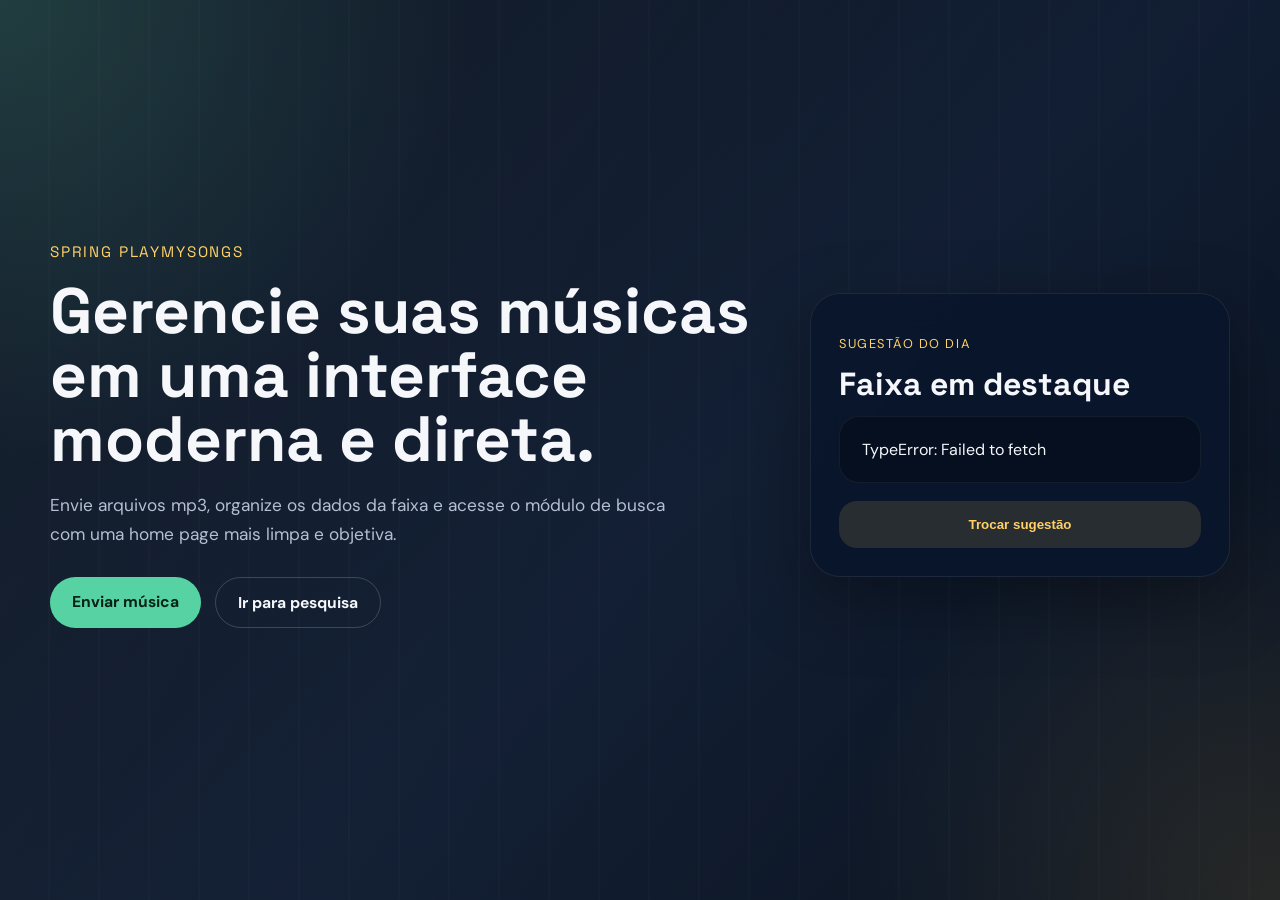
<file: src/main/resources/static/index.html>
<!DOCTYPE html>
<html lang="pt-BR">
<head>
    <meta charset="UTF-8">
    <meta name="viewport" content="width=device-width, initial-scale=1.0">
    <title>Spring PlayMySongs</title>
    <link rel="stylesheet" href="css/style.css">
    <script src="js/indexController.js" defer></script>
</head>
<body onload="trocarSugestao()">
<section class="hero hero--home">
    <div class="hero__overlay"></div>

    <header class="topbar home-topbar">
        <div class="home-topbar__content">
            <p class="brand">Spring PlayMySongs</p>
            <h1>Gerencie suas músicas em uma interface moderna e direta.</h1>
            <p class="subtitle">
                Envie arquivos mp3, organize os dados da faixa e acesse o módulo de busca com uma home page mais limpa e objetiva.
            </p>

            <div class="hero__actions">
                <a class="btn btn--primary" href="cadastroMusica.html">Enviar música</a>
                <a class="btn btn--secondary" href="pesquisa.html">Ir para pesquisa</a>
            </div>
        </div>

        <aside class="home-suggestion">
            <p class="eyebrow">Sugestão do dia</p>
            <h2>Faixa em destaque</h2>
            <div id="musica-sugerida" class="suggestion-box home-suggestion__box"></div>
            <button class="card__button home-suggestion__button" type="button" onclick="trocarSugestao()">
                Trocar sugestão
            </button>
        </aside>
    </header>
</section>
</body>
</html>
</file>
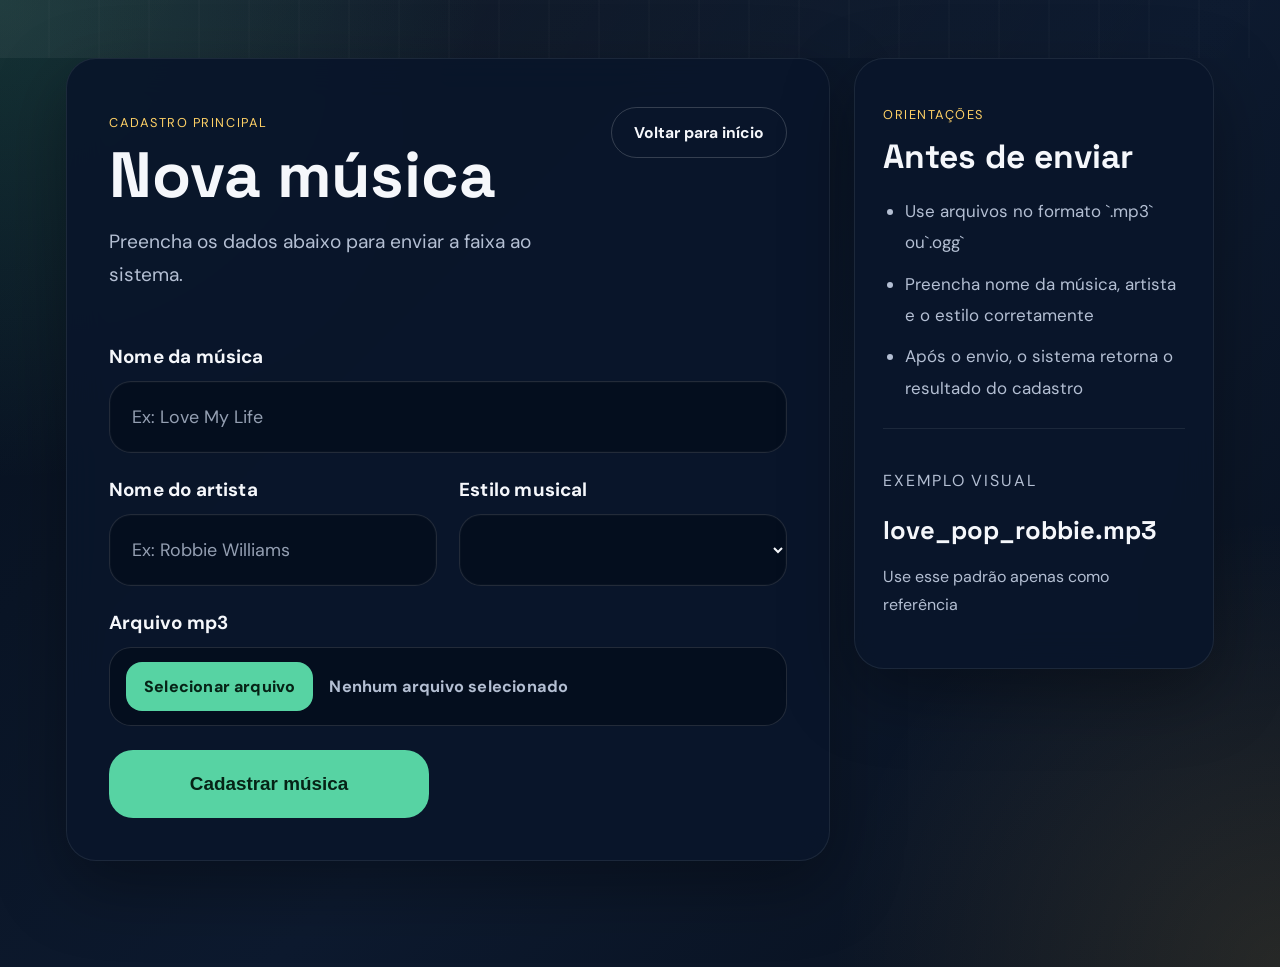
<file: src/main/resources/static/cadastroMusica.html>
<!DOCTYPE html>
<html lang="pt-BR">
<head>
    <meta charset="UTF-8">
    <meta name="viewport" content="width=device-width, initial-scale=1.0">
    <title>Cadastro de Músicas</title>
    <link rel="stylesheet" href="css/style.css">
    <script src="js/cadastroController.js" defer></script>
</head>
<body onload="carregarEstilos()">
<section class="hero hero--compact">
    <div class="hero__overlay"></div>
</section>

<main class="content">
    <section class="cadastro-shell">
        <article class="cadastro-main">
            <div class="cadastro-main__header cadastro-main__header--row">
                <div>
                    <p class="eyebrow">Cadastro principal</p>
                    <h2>Nova música</h2>
                    <p class="cadastro-main__text">
                        Preencha os dados abaixo para enviar a faixa ao sistema.
                    </p>
                </div>

                <a class="btn btn--secondary cadastro-main__back" href="index.html">Voltar para início</a>
            </div>

            <form class="music-form music-form--spotlight" method="post" enctype="multipart/form-data">
                <div class="music-form__group">
                    <label for="nomeMusica">Nome da música</label>
                    <input type="text" id="nomeMusica" name="nomeMusica" placeholder="Ex: Love My Life" required>
                </div>

                <div class="music-form__row">
                    <div class="music-form__group">
                        <label for="nomeAutor">Nome do artista</label>
                        <input type="text" id="nomeAutor" name="nomeAutor" placeholder="Ex: Robbie Williams" required>
                    </div>

                    <div class="music-form__group">
                        <label for="estilo">Estilo musical</label>
                        <select id="estilo" name="estilo" required>
                        </select>
                    </div>
                </div>

                <div class="music-form__group">
                    <label for="file">Arquivo mp3</label>

                    <label for="file" class="file-upload">
                        <span class="file-upload__button">Selecionar arquivo</span>
                        <span class="file-upload__text" id="file-name">Nenhum arquivo selecionado</span>
                    </label>

                    <input type="file" id="file" name="file" accept=".mp3,audio/mpeg" required onchange="mostrarNomeArquivo()">
                </div>

                <div class="music-form__actions">
                    <button class="btn btn--primary btn--big" type="button" onclick="cadastrarMusica()">
                        Cadastrar música
                    </button>
                </div>
            </form>

            <div id="mensagem-feedback" class="suggestion-box feedback-box" style="display: none;"></div>
        </article>

        <aside class="cadastro-side">
            <section class="cadastro-side__section">
                <p class="eyebrow">Orientações</p>
                <h2>Antes de enviar</h2>
                <ul class="feature-list cadastro-side__list">
                    <li>Use arquivos no formato `.mp3` ou`.ogg`</li>
                    <li>Preencha nome da música, artista e o estilo corretamente</li>
                    <li>Após o envio, o sistema retorna o resultado do cadastro</li>
                </ul>
            </section>

            <section class="cadastro-side__section cadastro-side__section--example">
                <p class="eyebrow">Exemplo visual</p>
                <h3>love_pop_robbie.mp3</h3>
                <p>Use esse padrão apenas como referência</p>
            </section>
        </aside>
    </section>
</main>
</body>
</html>
</file>
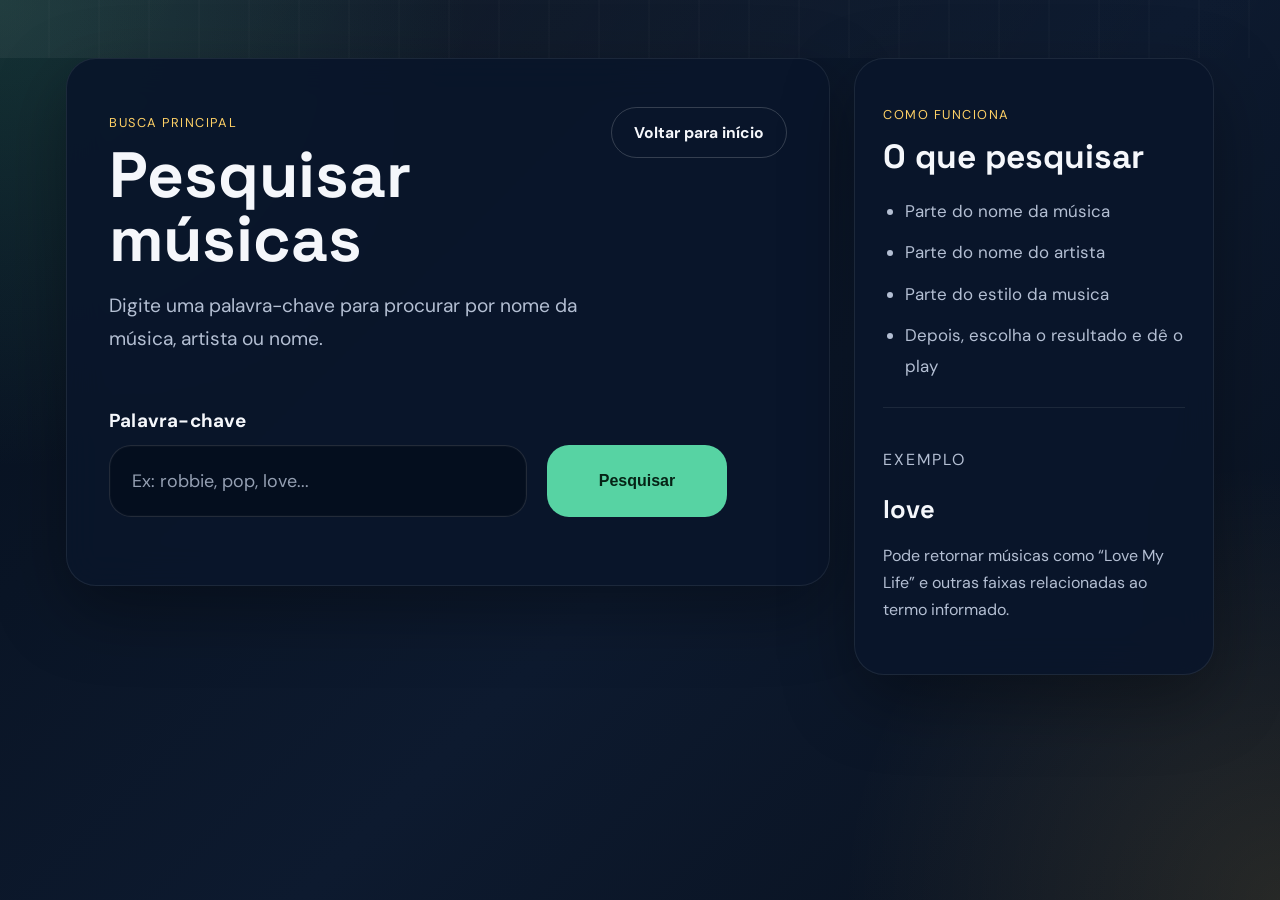
<file: src/main/resources/static/pesquisa.html>
<!DOCTYPE html>
<html lang="pt-BR">
<head>
    <meta charset="UTF-8">
    <meta name="viewport" content="width=device-width, initial-scale=1.0">
    <title>Pesquisa de Músicas</title>
    <link rel="stylesheet" href="css/style.css">
    <script src="js/pesquisaController.js" defer></script>
</head>
<body>
<section class="hero hero--compact">
    <div class="hero__overlay"></div>
</section>

<main class="content">
    <section class="pesquisa-shell">
        <article class="pesquisa-main">
            <div class="cadastro-main__header cadastro-main__header--row">
                <div>
                    <p class="eyebrow">Busca principal</p>
                    <h2>Pesquisar músicas</h2>
                    <p class="pesquisa-main__text">
                        Digite uma palavra-chave para procurar por nome da música, artista ou nome.
                    </p>
                </div>

                <a class="btn btn--secondary cadastro-main__back" href="index.html">Voltar para início</a>
            </div>

            <form class="search-form">
                <div class="search-form__row">
                    <div class="search-form__group">
                        <label for="palavraChave">Palavra-chave</label>
                        <input
                                type="text"
                                id="palavraChave"
                                name="palavraChave"
                                placeholder="Ex: robbie, pop, love..."
                                required
                        >
                    </div>

                    <div class="search-form__actions">
                        <button type="button" class="btn btn--primary search-form__button" onclick="pesquisarMusicas()">
                            Pesquisar
                        </button>
                    </div>
                </div>
            </form>

            <div id="pesquisa-feedback" class="suggestion-box feedback-box" style="display: none;"></div>
            <div id="resultado" class="results-grid"></div>
        </article>

        <aside class="pesquisa-side">
            <section class="pesquisa-side__section">
                <p class="eyebrow">Como funciona</p>
                <h2>O que pesquisar</h2>
                <ul class="feature-list pesquisa-side__list">
                    <li>Parte do nome da música</li>
                    <li>Parte do nome do artista</li>
                    <li>Parte do estilo da musica</li>
                    <li>Depois, escolha o resultado e dê o play</li>
                </ul>
            </section>

            <section class="pesquisa-side__section pesquisa-side__section--example">
                <p class="eyebrow">Exemplo</p>
                <h3>love</h3>
                <p>Pode retornar músicas como “Love My Life” e outras faixas relacionadas ao termo informado.</p>
            </section>
        </aside>
    </section>
</main>
</body>
</html>
</file>
<file: src/main/resources/static/css/style.css>
@import url('https://fonts.googleapis.com/css2?family=Space+Grotesk:wght@400;500;700&family=DM+Sans:wght@400;500;700&display=swap');

:root {
    --bg: #081120;
    --surface: rgba(14, 25, 44, 0.78);
    --surface-border: rgba(255, 255, 255, 0.08);
    --text: #f5f7fb;
    --muted: #b4bfd3;
    --primary: #57d3a3;
    --accent: #ffd166;
    --shadow: 0 20px 60px rgba(0, 0, 0, 0.35);
}

* {
    box-sizing: border-box;
}

html {
    scroll-behavior: smooth;
}

body {
    margin: 0;
    min-height: 100vh;
    font-family: 'DM Sans', sans-serif;
    color: var(--text);
    background:
            radial-gradient(circle at top left, rgba(87, 211, 163, 0.18), transparent 30%),
            radial-gradient(circle at bottom right, rgba(255, 209, 102, 0.12), transparent 28%),
            linear-gradient(135deg, #07101d 0%, #0d1a2f 55%, #09111e 100%);
}

h1,
h2,
h3,
.brand {
    margin-top: 0;
    font-family: 'Space Grotesk', sans-serif;
}

a {
    text-decoration: none;
}

.hero {
    position: relative;
    padding: 40px 24px 70px;
    overflow: hidden;
}

.hero--compact {
    padding-bottom: 18px;
}

.hero--home {
    min-height: 100vh;
    display: flex;
    align-items: center;
}

.hero__overlay {
    position: absolute;
    inset: 0;
    background:
            linear-gradient(120deg, rgba(255, 255, 255, 0.05), transparent),
            repeating-linear-gradient(
                    90deg,
                    transparent 0,
                    transparent 48px,
                    rgba(255, 255, 255, 0.03) 49px,
                    transparent 50px
            );
    pointer-events: none;
}

.topbar,
.content {
    width: min(1180px, calc(100% - 24px));
    margin: 0 auto;
    position: relative;
    z-index: 1;
}

.topbar {
    display: grid;
    gap: 28px;
    align-items: center;
}

.topbar--single {
    grid-template-columns: 1fr;
    min-height: auto;
}

.brand {
    color: var(--accent);
    font-size: 0.95rem;
    letter-spacing: 0.12em;
    text-transform: uppercase;
    margin-bottom: 18px;
}

h1 {
    font-size: clamp(2.4rem, 5vw, 4.8rem);
    line-height: 1;
    max-width: 760px;
    margin-bottom: 20px;
}

.subtitle {
    max-width: 620px;
    font-size: 1.08rem;
    line-height: 1.7;
    color: var(--muted);
}

.hero__actions {
    display: flex;
    flex-wrap: wrap;
    gap: 14px;
    margin-top: 28px;
}

.btn {
    border: 0;
    border-radius: 999px;
    padding: 14px 22px;
    font-weight: 700;
    font-size: 0.98rem;
    cursor: pointer;
    transition: transform 0.2s ease, opacity 0.2s ease, background 0.2s ease;
}

.btn:hover {
    transform: translateY(-2px);
}

.btn--primary {
    background: var(--primary);
    color: #062316;
}

.btn--secondary {
    background: transparent;
    color: var(--text);
    border: 1px solid rgba(255, 255, 255, 0.18);
}

.badge,
.eyebrow {
    display: inline-block;
    margin-bottom: 12px;
    color: var(--accent);
    font-size: 0.8rem;
    text-transform: uppercase;
    letter-spacing: 0.12em;
}

.content {
    padding-bottom: 50px;
}

.suggestion-box {
    margin-top: 16px;
    padding: 22px;
    border-radius: 20px;
    background: rgba(255, 255, 255, 0.04);
    border: 1px solid rgba(255, 255, 255, 0.06);
}

.suggestion-box h3 {
    margin-bottom: 8px;
    font-size: 1.4rem;
}

.feature-list {
    padding-left: 18px;
    margin: 12px 0 0;
}

.feature-list li,
.suggestion-box p {
    color: var(--muted);
    line-height: 1.8;
}

.feature-list li + li {
    margin-top: 10px;
}

/* HOME */

.home-topbar {
    grid-template-columns: minmax(0, 1.2fr) 420px;
    min-height: auto;
}

.home-topbar__content h1 {
    max-width: 760px;
}

.home-suggestion {
    background: rgba(9, 22, 43, 0.9);
    border: 1px solid rgba(255, 255, 255, 0.08);
    border-radius: 30px;
    padding: 28px;
    box-shadow: 0 24px 70px rgba(0, 0, 0, 0.34);
    backdrop-filter: blur(18px);
}

.home-suggestion h2 {
    font-size: 2rem;
    margin-bottom: 12px;
}

.home-suggestion__box {
    margin-top: 0;
    background: rgba(5, 15, 31, 0.82);
}

.home-suggestion__button {
    width: 100%;
    margin-top: 18px;
    border: 0;
    border-radius: 18px;
    padding: 16px 18px;
    background: rgba(255, 209, 102, 0.12);
    color: var(--accent);
    font-weight: 700;
    cursor: pointer;
}

/* CADASTRO */

.cadastro-topbar {
    min-height: auto;
    padding-bottom: 0;
}

.cadastro-topbar--minimal {
    display: flex;
    align-items: center;
}

.cadastro-topbar__actions {
    display: flex;
    justify-content: flex-start;
}

.cadastro-shell {
    width: min(1280px, calc(100% - 32px));
    margin: 0 auto 56px;
    display: grid;
    grid-template-columns: minmax(0, 1.45fr) 360px;
    gap: 24px;
    align-items: start;
    position: relative;
    z-index: 2;
}

.cadastro-main,
.cadastro-side,
.pesquisa-main,
.pesquisa-side {
    background: rgba(9, 22, 43, 0.9);
    border: 1px solid rgba(255, 255, 255, 0.08);
    box-shadow: 0 24px 70px rgba(0, 0, 0, 0.34);
    backdrop-filter: blur(18px);
}

.cadastro-main,
.pesquisa-main {
    border-radius: 30px;
    padding: 42px;
}

.cadastro-side,
.pesquisa-side {
    border-radius: 30px;
    padding: 30px 28px;
    display: flex;
    flex-direction: column;
    gap: 20px;
    position: sticky;
    top: 24px;
}

.cadastro-main__header h2,
.pesquisa-main__header h2 {
    font-size: clamp(2.8rem, 5vw, 4.1rem);
    margin-bottom: 12px;
    line-height: 1;
}

.cadastro-main__text,
.pesquisa-main__text {
    max-width: 760px;
    color: var(--muted);
    font-size: 1.2rem;
    line-height: 1.7;
}

.music-form--spotlight,
.search-form {
    margin-top: 34px;
}

.music-form__row {
    display: grid;
    grid-template-columns: repeat(2, minmax(0, 1fr));
    gap: 22px;
}

.music-form__group,
.search-form__group {
    display: flex;
    flex-direction: column;
    gap: 12px;
    margin-bottom: 24px;
}

.search-form__row .search-form__group {
    margin-bottom: 0;
}

.music-form__group label,
.search-form__group label {
    color: var(--text);
    font-size: 1.18rem;
    font-weight: 700;
    letter-spacing: 0.01em;
}

.music-form__group input,
.music-form__group select,
.search-form__group input {
    width: 100%;
    min-height: 72px;
    padding: 20px 22px;
    border: 1px solid rgba(255, 255, 255, 0.12);
    border-radius: 22px;
    background: rgba(5, 15, 31, 0.98);
    color: var(--text);
    font: inherit;
    font-size: 1.12rem;
    outline: none;
    box-shadow: inset 0 0 0 1px rgba(255, 255, 255, 0.02);
    transition: border-color 0.2s ease, transform 0.2s ease, box-shadow 0.2s ease, background 0.2s ease;
}

.music-form__group input::placeholder,
.search-form__group input::placeholder {
    color: rgba(180, 191, 211, 0.82);
}

.music-form__group input:focus,
.music-form__group select:focus,
.search-form__group input:focus {
    border-color: var(--primary);
    background: rgba(9, 24, 46, 0.98);
    transform: translateY(-1px);
    box-shadow: 0 0 0 4px rgba(87, 211, 163, 0.14);
}

.music-form__group input[type="file"] {
    display: none;
}

.file-upload {
    min-height: 76px;
    padding: 14px 16px;
    border: 1px solid rgba(255, 255, 255, 0.12);
    border-radius: 22px;
    background: rgba(5, 15, 31, 0.98);
    display: flex;
    align-items: center;
    gap: 16px;
    cursor: pointer;
    transition: border-color 0.2s ease, transform 0.2s ease, box-shadow 0.2s ease, background 0.2s ease;
}

.file-upload:hover {
    border-color: var(--primary);
    background: rgba(9, 24, 46, 0.98);
    transform: translateY(-1px);
    box-shadow: 0 0 0 4px rgba(87, 211, 163, 0.1);
}

.file-upload__button {
    background: var(--primary);
    color: #062316;
    font-size: 1rem;
    font-weight: 800;
    padding: 14px 18px;
    border-radius: 16px;
    white-space: nowrap;
}

.file-upload__text {
    color: var(--muted);
    font-size: 1.02rem;
    overflow: hidden;
    text-overflow: ellipsis;
    white-space: nowrap;
}

.music-form__actions,
.search-form__actions {
    margin-top: 14px;
}

.btn--big {
    min-width: 320px;
    min-height: 68px;
    border-radius: 24px;
    font-size: 1.18rem;
}

.feedback-box {
    margin-top: 28px;
    padding: 24px;
    background: rgba(6, 17, 34, 0.88);
    border: 1px solid rgba(255, 255, 255, 0.08);
}

.cadastro-side__section,
.pesquisa-side__section {
    padding: 4px 0;
}

.cadastro-side__section + .cadastro-side__section,
.pesquisa-side__section + .pesquisa-side__section {
    border-top: 1px solid rgba(255, 255, 255, 0.08);
    padding-top: 22px;
}

.cadastro-side__section h2,
.pesquisa-side__section h2 {
    font-size: 2.1rem;
    margin: 0 0 18px;
}

.cadastro-side__section h3,
.pesquisa-side__section h3 {
    font-size: 1.6rem;
    line-height: 1.3;
    margin: 8px 0 10px;
}

.cadastro-side__list,
.pesquisa-side__list {
    padding-left: 22px;
    margin: 0;
}

.cadastro-side__list li,
.pesquisa-side__list li {
    color: var(--muted);
    font-size: 1.06rem;
    line-height: 1.85;
}

.cadastro-side__section--example p,
.pesquisa-side__section--example p {
    color: var(--muted);
    font-size: 1rem;
    line-height: 1.7;
}

/* PESQUISA */

.pesquisa-shell {
    width: min(1280px, calc(100% - 32px));
    margin: 0 auto 56px;
    display: grid;
    grid-template-columns: minmax(0, 1.45fr) 360px;
    gap: 24px;
    align-items: start;
    position: relative;
    z-index: 2;
}

.search-form__row {
    display: grid;
    grid-template-columns: minmax(0, 1fr) 240px;
    gap: 20px;
    align-items: end;
}

.results-grid {
    display: grid;
    gap: 18px;
    margin-top: 26px;
}

.music-result {
    display: grid;
    gap: 18px;
    padding: 24px;
    background: rgba(6, 17, 34, 0.88);
    border: 1px solid rgba(255, 255, 255, 0.08);
    border-radius: 24px;
}

.music-result__meta h3 {
    font-size: 1.8rem;
    margin-bottom: 10px;
}

.music-result__meta p {
    margin: 6px 0;
    color: var(--muted);
}

.music-result__player audio {
    width: 100%;
    border-radius: 16px;
}

/* RESPONSIVO */

@media (max-width: 1024px) {
    .home-topbar,
    .cadastro-shell,
    .pesquisa-shell {
        grid-template-columns: 1fr;
    }

    .cadastro-side,
    .pesquisa-side {
        position: static;
    }
}

@media (max-width: 720px) {
    .cadastro-main,
    .pesquisa-main,
    .cadastro-side,
    .pesquisa-side,
    .home-suggestion {
        padding: 24px;
    }

    .music-form__row,
    .search-form__row {
        grid-template-columns: 1fr;
    }

    .music-form__group label,
    .search-form__group label {
        font-size: 1.03rem;
    }

    .music-form__group input,
    .music-form__group select,
    .search-form__group input,
    .file-upload {
        min-height: 62px;
        font-size: 1rem;
    }

    .btn,
    .btn--big {
        width: 100%;
        min-width: 0;
        text-align: center;
    }

    .file-upload {
        flex-direction: column;
        align-items: flex-start;
    }

    .hero__actions {
        flex-direction: column;
    }
}

@media (max-width: 600px) {
    .hero,
    .content {
        width: 100%;
    }

    h1 {
        font-size: clamp(2rem, 11vw, 3.2rem);
    }
}

.cadastro-main__header--row {
    display: flex;
    align-items: flex-start;
    justify-content: space-between;
    gap: 20px;
}

.cadastro-main__back {
    flex-shrink: 0;
    margin-top: 6px;
}

@media (max-width: 720px) {
    .cadastro-main__header--row {
        flex-direction: column;
        align-items: flex-start;
    }

    .cadastro-main__back {
        width: 100%;
        margin-top: 0;
    }
}

.search-form__actions {
    margin-top: 0;
    display: flex;
    align-items: flex-end;
    justify-content: flex-start;
}

.search-form__button {
    min-width: 180px;
    min-height: 72px;
    padding: 0 24px;
    border-radius: 22px;
    font-size: 1rem;
}

.results-grid {
    display: grid;
    gap: 18px;
    margin-top: 26px;
}

.music-result {
    display: grid;
    gap: 18px;
    padding: 24px;
    background: rgba(6, 17, 34, 0.88);
    border: 1px solid rgba(255, 255, 255, 0.08);
    border-radius: 24px;
}

.music-result__meta h3 {
    font-size: 1.6rem;
    margin-bottom: 10px;
}

.music-result__meta p {
    margin: 6px 0;
    color: var(--muted);
}

.music-result__label {
    margin: 0 0 10px;
    color: var(--accent);
    font-size: 0.9rem;
    text-transform: uppercase;
    letter-spacing: 0.08em;
}

.music-result__player audio {
    width: 100%;
    border-radius: 16px;
}

.empty-state {
    padding: 28px;
    border-radius: 24px;
    background: rgba(6, 17, 34, 0.88);
    border: 1px dashed rgba(255, 255, 255, 0.12);
}

.empty-state h3 {
    margin-bottom: 8px;
}

.empty-state p {
    margin: 0;
    color: var(--muted);
}
</file>
